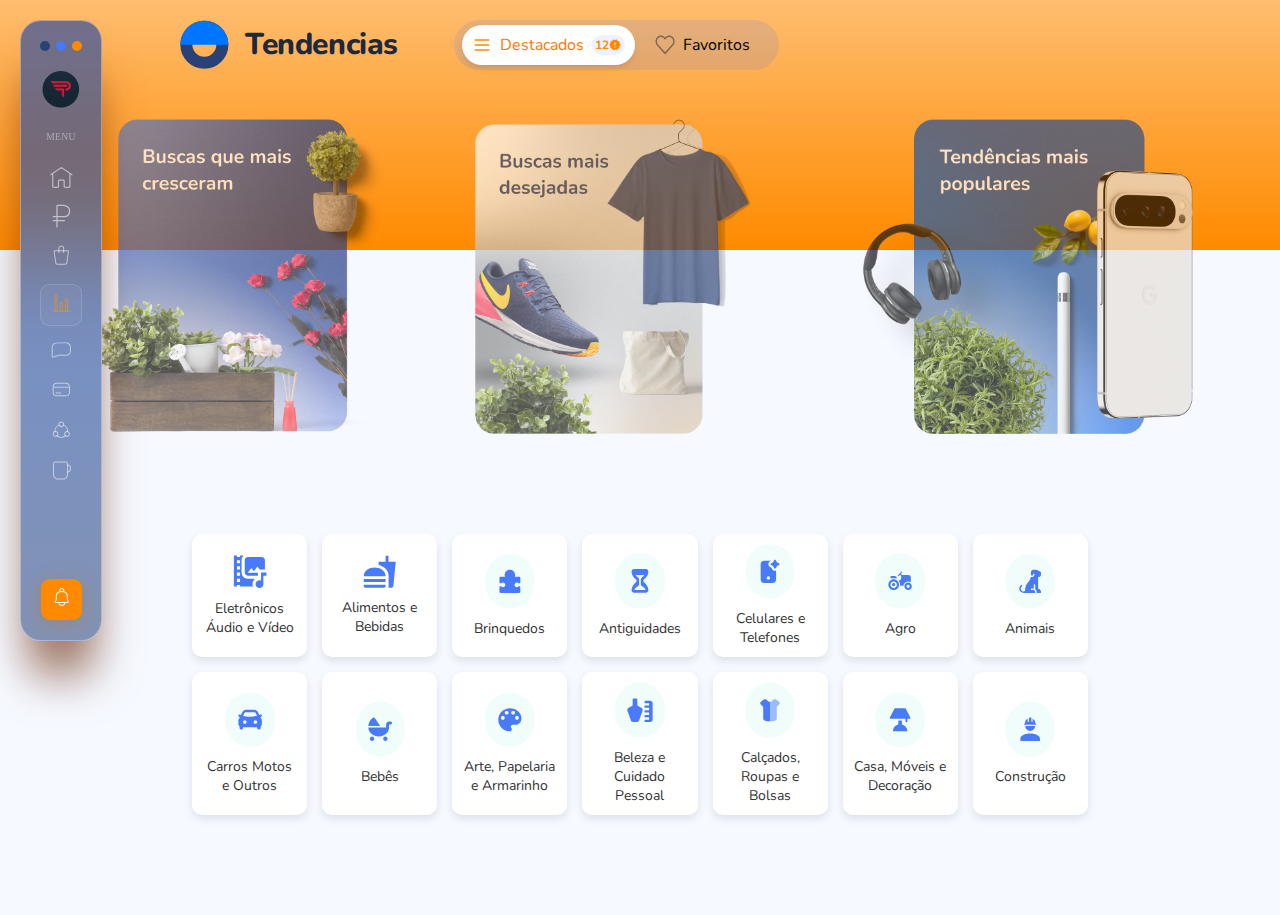
<file: index.html>
<!DOCTYPE html>
<html lang="pt-BR">
  <head>
    <meta charset="UTF-8" />
    <meta name="viewport" content="width=device-width, initial-scale=1.0" />
    <title>Beergam</title>
    <link rel="stylesheet" href="styles/main.css" />
    <link rel="stylesheet" href="styles/navbar.css" />
    <link rel="stylesheet" href="styles/anuncios-switch.css" />
    <link rel="stylesheet" href="styles/favorito.css" />
    <link rel="stylesheet" href="styles/anuncios-cards.css" />
    <link rel="stylesheet" href="styles/secao-buscas.css" />
    <link rel="stylesheet" href="styles/categorias.css" />
    <link rel="stylesheet" href="styles/modal.css" />
    <link rel="stylesheet" href="styles/catalogo.css" />
  </head>
  <body>
    <header>
      <div id="navbar-container"></div>
    </header>

    <main></main>

    <script src="scripts/navbar.js"></script>
    <script type="module" src="scripts/load-content.js"></script>
  </body>
</html>
</file>
<file: styles/main.css>
@import url("https://fonts.googleapis.com/css2?family=Nunito:ital,wght@0,200..1000;1,200..1000&family=Plus+Jakarta+Sans:ital,wght@0,200..800;1,200..800&family=Poppins:ital,wght@0,100;0,200;0,300;0,400;0,500;0,600;0,700;0,800;0,900;1,100;1,200;1,300;1,400;1,500;1,600;1,700;1,800;1,900&display=swap");
@import url("https://fonts.cdnfonts.com/css/satoshi");

:root {
  --LARANJA-1---BEERGAM: #ff8a00;
}

* {
  margin: 0;
  padding: 0;
}

body {
  font-family: "Nunito", sans-serif;
  background-color: #f6f9ff;
  display: flex;
}

main {
  width: 100%;
}

.title-switch-container {
  margin-left: 180px;
  margin-top: 20px;
  display: flex;
  gap: 56px;
  margin-bottom: 20px;
}

.title-container {
  display: flex;
  align-items: center;
  gap: 16px;
  margin-bottom: 20px;
}

.title-container h1 {
  color: var(--Gray-80, #1e293b);
  text-align: center;
  font-family: Nunito;
  font-size: 30px;
  font-style: normal;
  font-weight: 800;
  line-height: 38px;
  letter-spacing: -0.39px;
}

.yellow-div {
  position: absolute;
  width: 100%;
  height: 250px;
  background: linear-gradient(180deg, #ffbd70 0%, #ff8a00 100%);
  z-index: -2;
}

@media (max-width: 860px) {
  .yellow-div {
    height: 180px;
  }

  .title-switch-container {
    width: 80%;
    gap: 30px;
    margin-top: 20px;
    margin-left: 80px;
  }
}

@media (max-width: 768px) {
  main {
    margin-left: 0;
  }

  .title-container {
    margin-top: 20px;
    margin-left: 40px;
  }

  .title-switch-container {
    width: 80%;
    gap: 30px;
    margin: auto;
  }
}
</file>
<file: styles/navbar.css>
@import url("https://fonts.cdnfonts.com/css/satoshi");

.navbar {
  z-index: 1000;
  font-family: "Satoshi", sans-serif;

  width: 80px;
  padding-bottom: 20px;
  margin-left: 20px;
  margin-top: 20px;

  border-radius: 21px;
  border: 0.38px solid rgba(245, 239, 235, 0.4);
  background: linear-gradient(
    180deg,
    rgba(0, 60, 183, 0.56) 0%,
    rgba(40, 66, 119, 0.56) 100%
  );
  box-shadow: 0px 42.616px 48.704px -12.176px rgba(102, 37, 0, 0.56),
    0px 48.704px 48.704px -24.352px rgba(102, 37, 0, 0.56);
  backdrop-filter: blur(60.87999725341797px);

  position: absolute;

  display: flex;
  flex-direction: column;
  justify-content: space-between;
  align-items: center;
}

.img-profile {
  cursor: pointer;
  transition: transform 0.3s ease;
}

.img-profile:hover {
  transform: scale(1.1);
}

.content {
  display: flex;
  flex-direction: column;
  align-items: center;
  gap: 20px;
}

.navbar-icon {
  width: 1.5rem;
  transition: transform 0.3s ease, filter 0.3s ease;
}

.menu-title {
  color: rgba(255, 255, 255, 0.4);
  text-align: center;
  font-feature-settings: "liga" off, "clig" off;
  font-family: Satoshi;
  font-size: 0.6rem;
  font-style: normal;
  font-weight: 500;
  line-height: 18px;
  letter-spacing: 0.304px;
  text-transform: uppercase;
  transition: color 0.3s ease;
  user-select: none;
}

.menu-title:hover {
  color: rgba(255, 255, 255, 0.8);
}

.little-balls-container {
  display: flex;
  gap: 6px;
  margin-top: 20px;
}

.little-ball {
  width: 10px;
  height: 10px;
  background-color: #f6f9ff;
  border-radius: 50%;
}

.lb-1 {
  background-color: #284277;
}

.lb-2 {
  background-color: #4679f3;
}

.lb-3 {
  background-color: #ff8a00;
}

.navbar ul {
  display: flex;
  flex-direction: column;
  align-items: center;
  list-style: none;
}

.navbar ul li {
  margin-bottom: 12px;
  transition: transform 0.3s ease, filter 0.3s ease;
}

.selected {
  padding: 6px 8px;
  background: rgba(255, 255, 255, 0.04);
  border: 1px solid rgba(245, 239, 235, 0.16);
  border-radius: 9.132px;
}

.selected-icon {
  filter: invert(64%) sepia(75%) saturate(3940%) hue-rotate(2deg)
    brightness(200%) contrast(102%);
}

.navbar ul li:hover {
  transform: scale(1.2);
  cursor: pointer;
}

.notifications-container {
  padding: 6px 8px;
  justify-content: center;
  align-items: center;
  gap: 7.6px;
  flex-shrink: 0;

  margin-top: 100%;

  border-radius: 9.132px;
  background: linear-gradient(
      0deg,
      var(--LARANJA-1---BEERGAM, #ff8a00) 0%,
      var(--LARANJA-1---BEERGAM, #ff8a00) 100%
    ),
    #893027;
  box-shadow: 0px 3.044px 18.264px 0px rgba(204, 100, 6, 0.3);
  transition: transform 0.3s ease;
}

.notifications-container:hover {
  cursor: pointer;
  transform: scale(1.1);
  background: linear-gradient(0deg, #ffbd70 0%, #ffbd70 80%);
  box-shadow: 0px 6px 18px rgba(204, 100, 6, 0.5);
}

.mobile-menu-icon {
  display: none;
}

.closed {
  transform: translateX(-200%);
}

.open {
  transform: translateX(0);
}

.hidden {
  display: none;
}

.show {
  display: block;
}

@media (max-width: 1100px) {
  .mobile-menu-icon {
    display: block;
    position: absolute;
    left: 20px;
    top: 24px;
  }

  .navbar {
    transition: transform 0.5s ease;
  }
}
</file>
<file: styles/anuncios-switch.css>
.destacados-favoritos-switch {
  display: flex;
  justify-content: center;
  align-items: center;
  gap: 8px;
  height: 50px;
  background: rgba(72, 122, 249, 0.15);
  border-radius: 9999px;
  padding: 0 10px;
  box-sizing: border-box;
  cursor: pointer;
}

.destacados-favoritos {
  display: flex;
  justify-content: space-between;
  align-items: center;
  height: 80%;
  width: 100%;
  position: relative;
}

.selected-switch {
  display: flex;
  align-items: center;
  gap: 16px;
  padding: 0 12px;
  background: var(--gray-0-white, #fff);
  color: #ff7800;
  border-radius: 9999px;
  box-shadow: 0px 4px 8px -2px rgba(23, 23, 23, 0.1),
    0px 2px 4px -2px rgba(23, 23, 23, 0.06);
  position: absolute;
  top: 0;
  left: 0;
  height: 100%;
  width: 50%;
  transition: transform 0.3s ease;
}

.destacados,
.favoritos {
  display: flex;
  align-items: center;
  gap: 8px;
  padding: 0 10px;
  height: 100%;
  width: 50%;
  justify-content: center;
  cursor: pointer;
  position: relative;
}

.destacados.selected-switch {
  transform: translateX(-2px);
}

.favoritos.selected-switch {
  transform: translateX(2px);
}

.quantidade-notificacoes {
  display: flex;
  justify-content: center;
  align-items: center;
  min-width: 20px;
  height: 20px;
  padding: 0 12px;
  font-size: 12px;
  font-weight: 700;
  color: var(--LARANJA-1---BEERGAM);
  background: var(--Brand-5, #eef2ff);
  border-radius: 9999px;
  box-sizing: border-box;
}

.selected-switch .item-destacados {
  filter: invert(49%) sepia(99%) saturate(1435%) hue-rotate(1deg)
    brightness(104%) contrast(103%);
}

@media (max-width: 768px) {
  .title-switch-container {
    flex-direction: column;
  }

  .destacados-favoritos-switch {
    margin-top: -5px;
  }

  .quantidade-notificacoes {
    padding: 0 16px;
  }
}
</file>
<file: styles/favorito.css>
.favoritos-conteudo {
  display: flex;
  justify-content: center;
  padding: 20px;
}

.favoritos-anuncios-cards {
  display: flex;
  align-items: center;
  justify-content: center;
  gap: 100px;
}

.favorito-anuncio-card {
  width: 300px;
  height: 130px;
  border-radius: 18px;
  background-color: #fff;
  padding: 20px;
  box-shadow: 0 4px 6px rgba(0, 0, 0, 0.1);
  display: flex;
}

.favorito-anuncio-card-text {
  display: flex;
  flex-direction: column;
  justify-content: space-around;
  margin-left: 10px;
}

.favorito-title {
  display: flex;
  align-items: center;
  font-size: 14px;
  color: #84829a;
  margin: 0;
}

.favorito-title img {
  width: 30px;
  height: 30px;
  margin-right: 15px;
}

.title-favorito-card {
  font-size: 20px;
  font-weight: bold;
  margin: 5px 0;
}

.subtitle-favorito-card {
  font-size: 14px;
  color: #84829a;
  margin: 0;
}

.linha-abaixo {
  width: 30%;
  border: none;
  height: 2px;
  margin-top: 5px;
}

.favorito-anuncio-card:nth-child(1) .subtitle-favorito-card span {
  color: #487af9;
}

.favorito-anuncio-card:nth-child(1) .linha-abaixo {
  background-color: #487af9;
}

.favorito-anuncio-card:nth-child(2) .subtitle-favorito-card span {
  color: #ff8a00;
}

.favorito-anuncio-card:nth-child(2) .linha-abaixo {
  background-color: #ff8a00;
  width: 40%;
}

.favorito-anuncio-card:nth-child(3) .subtitle-favorito-card span {
  color: #284277;
}

.favorito-anuncio-card:nth-child(3) .linha-abaixo {
  background-color: #284277;
}

.favoritos-cards-container {
  display: grid;
  grid-template-columns: repeat(3, 1fr);
  justify-content: flex-start;
  gap: 20px;
  margin: auto;
  margin-top: 20px;
  flex-wrap: wrap;
  width: 80%;
}

@media screen and (max-width: 1020px) {
  .favoritos-cards-container {
    grid-template-columns: repeat(2, 1fr);
  }
}

.image-container {
  height: 45%;
  margin-bottom: 10px;
}

.favorite-top-image {
  max-width: 40%;
  max-width: 40%;
}

.favorite-card {
  margin-left: 10px;
  padding: 20px;
  height: 350px;
  border-radius: 26px;
  background: var(--white);
  box-shadow: 0px 100px 80px 0px rgba(0, 0, 0, 0.02),
    0px 64.815px 46.852px 0px rgba(0, 0, 0, 0.02),
    0px 38.519px 25.481px 0px rgba(0, 0, 0, 0.01),
    0px 20px 13px 0px rgba(0, 0, 0, 0.01),
    0px 8.148px 6.519px 0px rgba(0, 0, 0, 0.01),
    0px 1.852px 3.148px 0px rgba(0, 0, 0, 0);
  position: relative;
}

.favorite-card:hover {
  transform: translateY(-5px);
  box-shadow: 0 6px 12px rgba(0, 0, 0, 0.2);
}

@media screen and (max-width: 768px) {
  .image-container {
    overflow: hidden;
  }

  .favoritos-anuncios-cards {
    overflow-x: auto;
    height: 200px;
    scrollbar-width: none;
    justify-content: flex-start;
    gap: 20px;
  }

  .favoritos-cards-container {
    grid-template-columns: repeat(1, 1fr);
    width: 100%;
  }

  .favorite-card {
    width: 90%;
    height: 300px;
    padding: 10px;
  }
}
</file>
<file: styles/anuncios-cards.css>
.anuncios-cards-container {
  width: 100%;
  margin-top: 30px;
}

.anuncios-cards {
  width: 100%;
  height: 35vh;
  display: flex;
  justify-content: space-evenly;
  margin-bottom: 100px;
}

.anuncio-card {
  opacity: 0.7;
}

.selected-anuncio-card {
  opacity: 1;
}

.anuncio-card:hover {
  cursor: pointer;
  filter: drop-shadow(0 0 10px rgba(0, 0, 0, 0.2));
}

@media (max-width: 895px) {
  .anuncios-cards {
    margin-bottom: 50px;
    overflow-x: auto;
    scrollbar-width: none;
    gap: 20px;
  }

  .anuncios-cards > *:first-child {
    margin-left: 20px;
  }

  .anuncios-cards > *:last-child {
    margin-left: -20px;
    margin-right: 20px;
  }
}
</file>
<file: styles/secao-buscas.css>
.secao-buscas {
  padding: 40px 15%;
}

:root {
  --white: #fff;
}

.card {
  margin-left: 10px;
  padding: 20px;
  min-width: 310px;
  height: 350px;
  border-radius: 26px;
  background: var(--white);
  box-shadow: 0px 100px 80px 0px rgba(0, 0, 0, 0.02),
    0px 64.815px 46.852px 0px rgba(0, 0, 0, 0.02),
    0px 38.519px 25.481px 0px rgba(0, 0, 0, 0.01),
    0px 20px 13px 0px rgba(0, 0, 0, 0.01),
    0px 8.148px 6.519px 0px rgba(0, 0, 0, 0.01),
    0px 1.852px 3.148px 0px rgba(0, 0, 0, 0);
  position: relative;
}

.card:hover {
  box-shadow: 0px 100px 80px 0px rgba(0, 0, 0, 0.05),
    0px 64.815px 46.852px 0px rgba(0, 0, 0, 0.05),
    0px 38.519px 25.481px 0px rgba(0, 0, 0, 0.05),
    0px 20px 13px 0px rgba(0, 0, 0, 0.05),
    0px 8.148px 6.519px 0px rgba(0, 0, 0, 0.05),
    0px 1.852px 3.148px 0px rgba(0, 0, 0, 0.05);
  transform: scale(1.005);
  cursor: pointer;
}

.image-container {
  position: relative;
  width: 100%;
  height: 50%;
  object-fit: cover;
  border-radius: 24px;
  background: rgba(255, 255, 255, 0.2);
  box-shadow: 0px 4px 10px 0px rgba(100, 52, 248, 0.15);
  margin-bottom: 20px;
}

.top-image {
  width: 60%;
  transform: translateY(20%) translateX(10%);
}

.image-preview-container {
  width: 80%;
}

.circles {
  position: absolute;
  right: -20px;
  top: 60px;
  display: flex;
  flex-direction: column;
}

.circle {
  width: 90px;
  height: 90px;
  margin-top: -50px;
  border-radius: 50%;
}

.circle img {
  width: 100%;
  height: 100%;
  border-radius: 50%;
  object-fit: cover;
}

.price {
  background-color: #f5f5f5;
  padding: 5px;
  border-radius: 50px;
}

.information,
.search {
  background-color: #f5f5f5;
  border-radius: 50%;
  padding: 5px;
}

.information-search-price-container {
  display: flex;
  gap: 20px;
  padding: 10px;
}

.anuncios-favoritar-container {
  display: flex;
  justify-content: space-between;
  align-items: center;
  padding: 10px;
}

.anuncios {
  display: flex;
  justify-content: space-between;
  gap: 20px;
  color: var(--LARANJA-1---BEERGAM);
}

.favoritar {
  filter: invert(49%) sepia(99%) saturate(1435%) hue-rotate(1deg)
    brightness(80%) contrast(103%);
}

.description,
.price {
  color: #487af9;
}

.mercado-livre {
  color: #84829a;
}

#secao-buscas-title {
  margin-bottom: 15px;
}

.title-product {
  font-size: 15px;
}

.carousel-wrapper {
  display: flex;
  align-items: center;
  position: relative;
}

.cards-container {
  display: flex;
  gap: 34px;
  overflow: hidden;
  width: 100%;
  height: 500px;
  margin-left: 20px;
}

.carousel-button {
  color: #b6ceef;
  border: none;
  border-radius: 50%;
  width: 40px;
  height: 40px;
  font-size: 24px;
  cursor: pointer;
  position: absolute;
  top: 50%;
  transform: translateY(-50%);
  z-index: 100;
  margin: -80px;
}

.prev {
  left: 0;
}

.next {
  right: 0;
}

@media (max-width: 895px) {
  .secao-buscas {
    padding: 20px 5%;
  }

  .card {
    min-width: 200px;
    height: 300px;
    padding: 10px;
    box-shadow: 0px 0px 10px 0px rgba(0, 0, 0, 0.02);
  }

  .card:hover {
    box-shadow: 0px 0px 20px 0px rgba(0, 0, 0, 0.05);
    transform: scale(1.005);
  }

  .image-container {
    height: 45%;
    margin-bottom: 10px;
  }

  .top-image {
    width: 70%;
    transform: translateY(20%) translateX(0);
  }

  .circles {
    right: -10px;
    top: 18px;
  }

  .circle {
    width: 60px;
    height: 60px;
    margin-top: -20px;
  }

  .information-search-price-container {
    gap: 5px;
    padding: 5px;
  }

  .anuncios-favoritar-container {
    padding: 5px;
  }

  .title-product {
    font-size: 10px;
  }

  .cards-container {
    display: flex;
    gap: 10px;
    overflow-x: scroll;
    scrollbar-width: none;
    -ms-overflow-style: none;
    width: 100%;
    height: 400px;
    padding-bottom: 15px;
  }

  .carousel-button {
    display: none;
  }

  .prev,
  .next {
    display: none;
  }
}
</file>
<file: styles/categorias.css>
.categorias-container {
  display: flex;
  justify-content: center;
  padding: 0 15%;
  padding-bottom: 100px;
}

.categorias {
  display: grid;
  grid-template-columns: repeat(7, 1fr);
  gap: 15px;
  width: 100%;
}

.categoria-container {
  display: flex;
  justify-content: center;
  align-items: center;
  background-color: white;
  border-radius: 10px;
  box-shadow: 0 4px 8px rgba(0, 0, 0, 0.1);
  overflow: hidden;
  cursor: pointer;
  transition: transform 0.2s ease, box-shadow 0.2s ease;
}

.categoria-container:hover {
  transform: translateY(-5px);
  box-shadow: 0 6px 12px rgba(0, 0, 0, 0.2);
}

.categoria {
  display: flex;
  flex-direction: column;
  justify-content: center;
  align-items: center;
  padding: 10px;
}

.categoria img {
  max-width: 50px;
  margin-bottom: 10px;
}

.categoria p {
  font-size: 14px;
  color: #333;
  text-align: center;
  margin: 0;
}

@media (max-width: 1200px) {
  .categorias {
    grid-template-columns: repeat(6, 1fr);
  }
}

@media (max-width: 992px) {
  .categorias {
    grid-template-columns: repeat(5, 1fr);
  }
}

@media (max-width: 768px) {
  .categorias {
    grid-template-columns: repeat(4, 1fr);
  }
}

@media (max-width: 576px) {
  .categorias {
    grid-template-columns: repeat(2, 1fr);
  }
}
</file>
<file: styles/modal.css>
.modal {
  display: none;
  position: fixed;
  top: 0;
  left: 0;
  width: 100%;
  height: 100%;
  background-color: rgba(0, 0, 0, 0.5);
  justify-content: center;
  align-items: center;
  z-index: 1029;
}

.modal-info-container {
  width: 90%;
}

.image-container-product {
  display: flex;
  justify-content: center;
  align-items: center;
  height: 90%;
  width: 90%;
  position: relative;
}

.image-container-product img {
  width: 90%;
  height: auto;
}

.modal-left {
  box-shadow: 0 1px 0 rgba(0, 0, 0, 0.1);
  border-radius: 18px;
  height: 400px;
  overflow: hidden;
  display: flex;
  flex-direction: column;
  justify-content: center;
  align-items: center;
  flex: 0 0 30%;
}

.price-modal {
  position: absolute;
  right: -20px;
  bottom: 20px;
}

.detalhamento-semanahoras-div {
  display: flex;
  justify-content: space-between;
  align-items: center;
  margin-top: 10px;
}

.semana-horas-div {
  cursor: pointer;
  display: flex;
  align-items: center;
  gap: 5px;
}

.image-container-product {
  position: relative;
  display: inline-block;
}

.btn-prev {
  width: 30px;
  left: 10px;
  cursor: pointer;
}

.buttons-navg {
  display: flex;
  gap: 10px;
  position: absolute;
  top: 80%;
}

.btn-next {
  width: 30px;
  right: 10px;
  cursor: pointer;
}

.semana-horas-div .selected {
  background-color: #487af926;
  color: #487af9;
}

.modal-description {
  font-size: 0.8rem;
}

.modal-mercadolivre {
  font-size: 0.8rem;
}

.item-info-and-cards {
  display: flex;
}

.item-info-and-cards > div:first-child {
  max-width: 50%;
}

.item-info-and-cards > div:last-child {
  margin-left: auto;
}

.modal-content {
  display: flex;
  border-radius: 18px;
  position: relative;
  background-color: white;
  padding: 20px;
  max-width: 1200px;
  align-items: center;
  width: 80%;
}

.modal-left,
.modal-right {
  flex: 1;
  padding: 20px;
}

.modal-right {
  font-family: "Satoshi", sans-serif;
}

.modal-left {
  box-shadow: 0 1px 0 rgba(0, 0, 0, 0.1);
  border-radius: 18px;
  height: 400px;
  overflow: hidden;
  display: flex;
  flex-direction: column;
  justify-content: center;
  align-items: center;
  flex: 0 0 30%;
}

.fechar-modal {
  position: absolute;
  top: 10px;
  right: 10px;
  background-color: #333;
  color: white;
  border: none;
  padding: 5px 10px;
  cursor: pointer;
}

.image-slider img {
  width: 100%;
  height: auto;
}

.card-item {
  background-color: #f0f0f0;
  border-radius: 18px;
  margin: 10px;
  text-align: center;
  align-items: center;
  display: flex;
  height: 80px;
  width: 200px;
}

.card-item hr {
  width: 10px;
  height: 80px;
  background-color: #ff8a00;
  border: none;
  margin: 0;
  border-top-left-radius: 18px;
  border-bottom-left-radius: 18px;
}

.card-item div {
  display: flex;
  flex-direction: column;
  align-items: flex-start;
  padding: 10px;
}

button:hover {
  background-color: #555;
}
@media (max-width: 768px) {
  .modal-content {
    flex-direction: column;
    max-width: 90%;
    max-height: 90%;
    overflow: auto;
  }

  .item-info-and-cards {
    flex-direction: column;
  }

  .item-info-and-cards > div:first-child {
    max-width: 100%;
  }

  .item-info-and-cards > div:last-child {
    margin-left: 0;
  }

  .image-container-product img {
    width: 100%;
  }

  .buttons-navg {
    display: none;
  }

  .modal-description {
    font-size: 0.7rem;
  }

  .modal-mercadolivre {
    font-size: 0.7rem;
  }

  .price-modal {
    right: 0;
    bottom: 0;
  }

  #grafico {
    width: 100%;
  }

  .detalhamento-semanahoras-div {
    display: flex;
    flex-direction: column;
    gap: 20px;
    width: 100%;
  }

  .detalhamento-title {
    font-size: 12px;
  }
}
</file>
<file: styles/catalogo.css>
.container {
  display: flex;
  flex-direction: column;
  background-color: #eaecf1;
  background-image: url("../assets/images/leave.svg"),
    url("../assets/images/points.svg");
  background-position: left bottom, right top;
  background-repeat: no-repeat;
  background-size: 500px auto, 200px auto;
}

.top-left {
  margin-left: 120px;
  text-align: left;
  margin-bottom: 20px;
}

.top-left p {
  font-size: 18px;
  color: #333;
}

.center {
  display: flex;
  justify-content: center;
  flex-direction: column;
  align-items: center;
  margin-top: 20px;
}

.explorer {
  background-image: url("../assets/images/fundo-form.png");
  background-size: cover;
  width: 1000px;
  height: 220px;
  border-radius: 50px;
  margin: auto;
  margin-top: 0;
  margin-bottom: 20px;
  display: flex;
  justify-content: center;
  flex-direction: column;
  padding: 20px;
}

.explorer h1 {
  font-size: 35px;
  color: #284277;
  font-weight: 700;
}

.explorer p {
  font-size: 16px;
  color: #ffff;
}

.explorer img {
  width: 30px;
  position: absolute;
  left: 10px;
  top: 15px;
}

.iconsearch {
  display: flex;
  position: relative;
}

input[type="text"] {
  width: 80%;
  padding: 10px;
  margin-top: 10px;
  border-radius: 20px;
  border: 1px solid #ccc;
  font-size: 16px;
  padding-left: 50px;
  box-shadow: 0px 4px 10px 0px #ff8a0026;
}

.cards {
  display: flex;
  justify-content: space-between;
  margin-bottom: 10px;
  align-items: center;
  width: 70%;
}

.selected-catalog {
  background-color: #284277bf !important;
  color: #fff !important;
}

.card-info-catalog {
  background-color: #e4e4e4;
  cursor: pointer;
  padding: 15px;
  border-radius: 60px;
  border: 1px solid #ff8a00;
  flex: 1;
  margin: 0 10px;
  font-size: 14px;
  white-space: nowrap;
  text-align: center;
  display: flex;
  flex-direction: column;
  justify-content: center;
  align-items: center;
}

.image-cards {
  display: grid;
  grid-template-columns: repeat(4, minmax(330px, 1fr));
  margin-top: 20px;
  margin-bottom: 20px;
  align-items: center;
  justify-items: center;
}

.image-card {
  width: 280px;
  height: 400px;
  border-radius: 10px;
  overflow: hidden;
  margin: 10px;
  padding: 20px;

  border-radius: 20px;
  background: linear-gradient(
    155deg,
    rgba(255, 255, 255, 0) -2.13%,
    rgba(255, 255, 255, 0.15) 136.58%
  );
  box-shadow: 0px 4px 49px 0px rgba(0, 7, 72, 0.12);
  backdrop-filter: blur(7.5px);
}

.image-card:hover {
  transform: scale(1.05);
  transition: transform 0.5s;
  background: linear-gradient(
    155deg,
    rgba(255, 255, 255, 0) -2.13%,
    rgba(255, 255, 255, 0.25) 136.58%
  );
  cursor: pointer;
}

.card-img {
  width: 100%;
  height: 60%;
  border-radius: 15px;
}

.anunciar {
  border-radius: 60px;
  background-color: #2f80ed;
  color: #fff;
  width: 100%;
  padding: 10px 20px;
  border-radius: 20px;
  font-size: 16px;
  font-weight: 700;
  margin-top: 30px;
  border: none;
  cursor: pointer;
}

.space-between {
  display: flex;
  justify-content: space-between;
  margin-top: 10px;
}

.red-text {
  color: #ff0000;
}

.yellow-text {
  margin-top: 50px;
  color: #ff8a00;
  font-size: 16px;
  font-weight: 700;
}

.gray-text {
  color: #182847;
  font-size: 18px;
  font-weight: 600;
}

@media (max-width: 1200px) {
  .center {
    margin-top: 10px;
    width: 100%;
  }

  .cards {
    width: 100%;
    text-align: center;
    overflow-x: auto;
    align-items: center;
    scrollbar-width: none;
  }

  .image-cards {
    grid-template-columns: repeat(2, 1fr);
  }

  .card-info-catalog {
    font-size: 12px;
    border-radius: 10px;
  }
}

@media (max-width: 800px) {
  .container {
    background-size: 150px auto, 100px auto;
  }

  .explorer {
    width: 80%;
    height: 180px;
    padding: 30px;
  }

  .image-card {
    width: 80%;
    height: auto;
  }
}

@media (max-width: 500px) {
  .top-left {
    margin-left: 80px;
  }

  .explorer {
    height: 160px;
  }

  .image-cards {
    grid-template-columns: 1fr;
  }

  .image-card {
    width: 80%;
    height: auto;
  }
}
</file>
